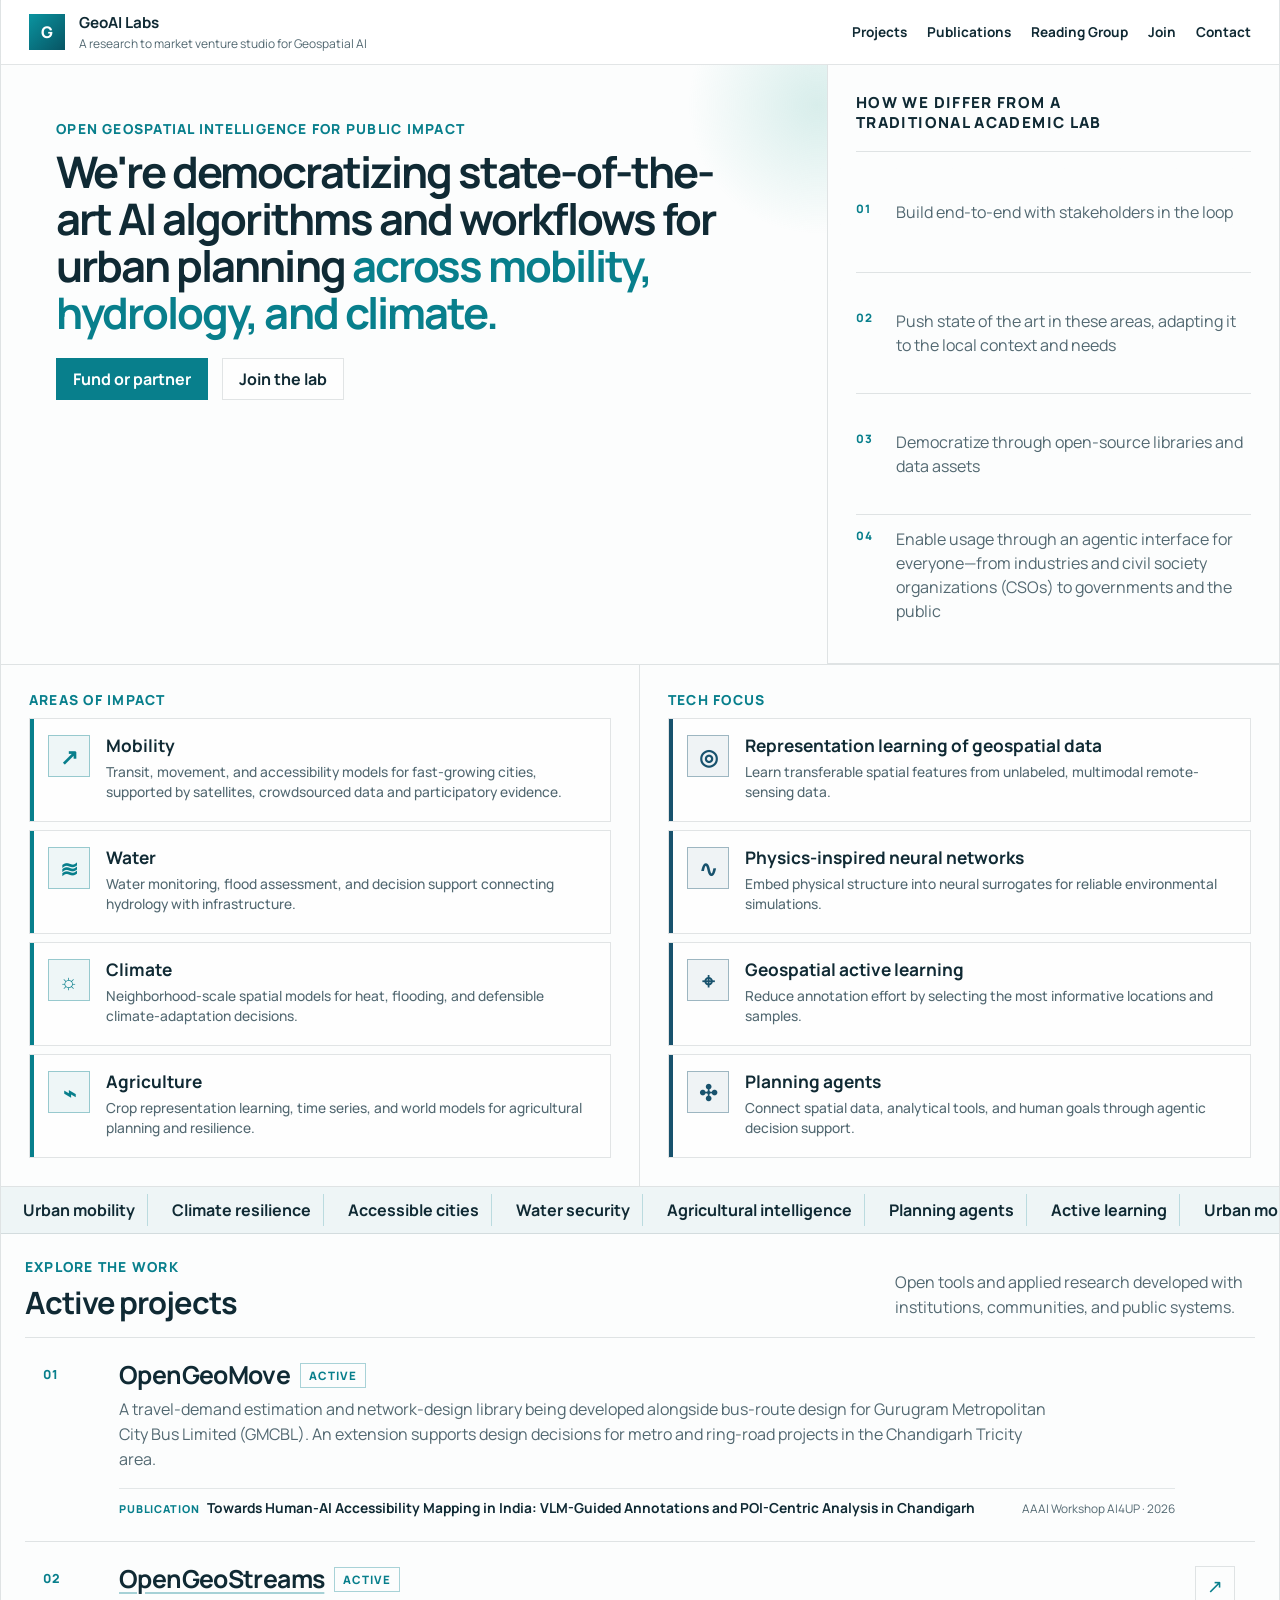
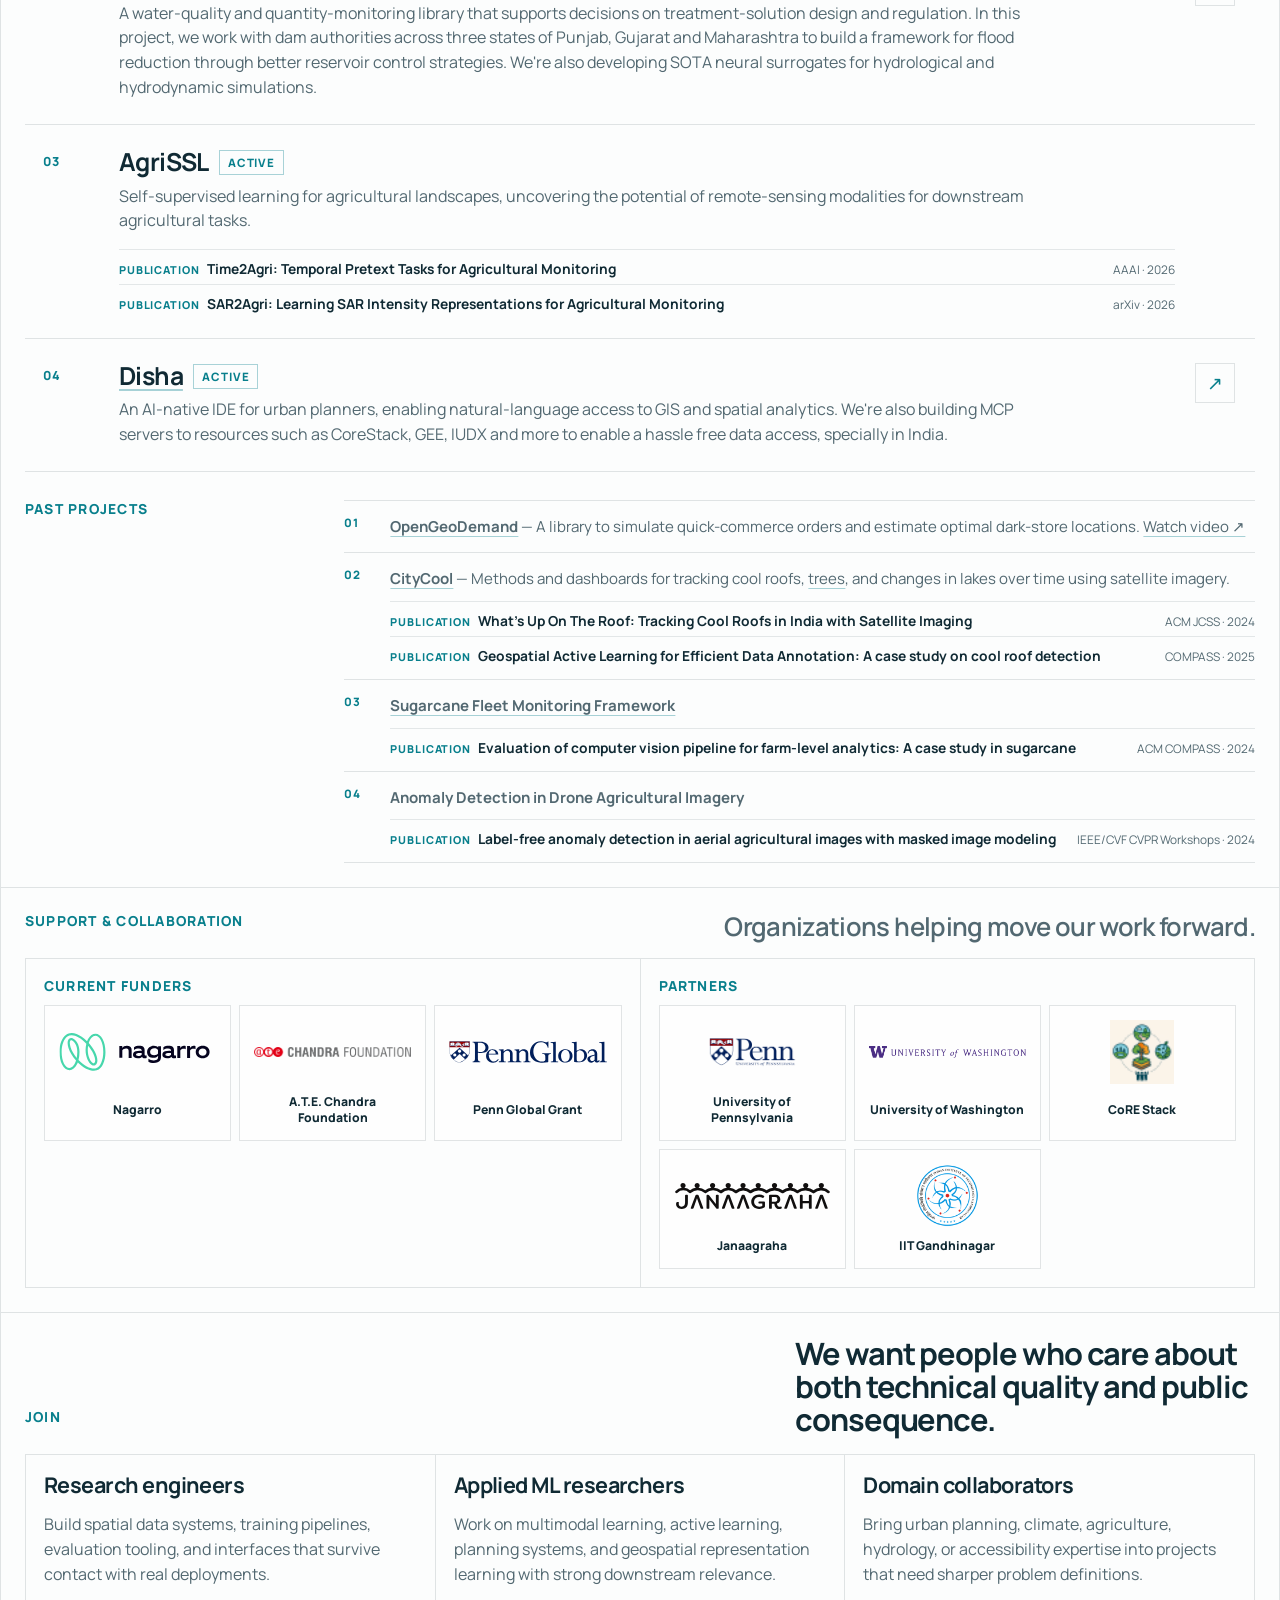
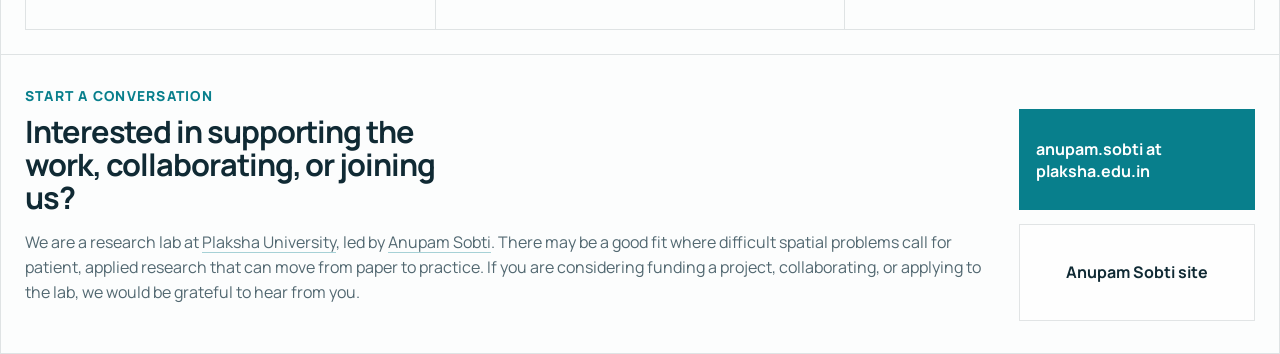
<file: index.html>
<!DOCTYPE html>
<html lang="en">
  <head>
    <meta charset="UTF-8" />
    <meta name="viewport" content="width=device-width, initial-scale=1.0" />
    <title>GeoAI Lab</title>
    <meta
      name="description"
      content="GeoAI Lab builds geospatial AI systems for climate resilience, accessibility, water security, agriculture, and urban mobility."
    />
    <link rel="preconnect" href="https://fonts.googleapis.com" />
    <link rel="preconnect" href="https://fonts.gstatic.com" crossorigin />
    <link
      href="https://fonts.googleapis.com/css2?family=Manrope:wght@400;500;600;700;800&family=Newsreader:opsz,wght@6..72,400;6..72,600;6..72,700&display=swap"
      rel="stylesheet"
    />
    <link rel="stylesheet" href="styles.css" />
  </head>
  <body>
    <div class="page-shell">
      <header class="site-header">
        <a class="brand" href="#top">
          <span class="brand-mark">G</span>
          <span class="brand-text">
            <strong>GeoAI Labs</strong>
            <span>A research to market venture studio for Geospatial AI</span>
          </span>
        </a>
        <nav class="site-nav">
          <a href="#demos">Projects</a>
          <a href="publications.html">Publications</a>
          <a href="https://opengeoai.in/reading-group/">Reading Group</a>
          <a href="#join">Join</a>
          <a href="#contact">Contact</a>
        </nav>
      </header>

      <main id="top">
        <section class="hero reveal">
          <div class="hero-copy">
            <p class="eyebrow">Open geospatial intelligence for public impact</p>
            <h1>
              We're democratizing state-of-the-art AI algorithms and workflows for urban planning
              <span>across mobility, hydrology, and climate.</span>
            </h1>
            <div class="hero-actions">
              <a class="button button-primary" href="#contact">Fund or partner</a>
              <a class="button button-secondary" href="#join">Join the lab</a>
            </div>
          </div>

          <aside class="hero-panel">
            <div class="signal-card">
              <p class="signal-label">How we differ from a traditional academic lab</p>
              <ul class="signal-list">
                <li>Build end-to-end with stakeholders in the loop</li>
                <li>Push state of the art in these areas, adapting it to the local context and needs</li>
                <li>Democratize through open-source libraries and data assets</li>
                <li>Enable usage through an agentic interface for everyone—from industries and civil society organizations (CSOs) to governments and the public</li>
              </ul>
            </div>
          </aside>
        </section>

        <section class="portfolio-band reveal" aria-label="Research portfolio">
          <article>
            <p class="eyebrow">Areas of impact</p>
            <ul class="portfolio-list impact-list">
              <li><span class="portfolio-icon" aria-hidden="true">↗</span><div><strong>Mobility</strong><p>Transit, movement, and accessibility models for fast-growing cities, supported by satellites, crowdsourced data and participatory evidence.</p></div></li>
              <li><span class="portfolio-icon" aria-hidden="true">≋</span><div><strong>Water</strong><p>Water monitoring, flood assessment, and decision support connecting hydrology with infrastructure.</p></div></li>
              <li><span class="portfolio-icon" aria-hidden="true">☼</span><div><strong>Climate</strong><p>Neighborhood-scale spatial models for heat, flooding, and defensible climate-adaptation decisions.</p></div></li>
              <li><span class="portfolio-icon" aria-hidden="true">⌁</span><div><strong>Agriculture</strong><p>Crop representation learning, time series, and world models for agricultural planning and resilience.</p></div></li>
            </ul>
          </article>
          <article>
            <p class="eyebrow">Tech Focus</p>
            <ul class="portfolio-list tech-list">
              <li><span class="portfolio-icon" aria-hidden="true">◎</span><div><strong>Representation learning of geospatial data</strong><p>Learn transferable spatial features from unlabeled, multimodal remote-sensing data.</p></div></li>
              <li><span class="portfolio-icon" aria-hidden="true">∿</span><div><strong>Physics-inspired neural networks</strong><p>Embed physical structure into neural surrogates for reliable environmental simulations.</p></div></li>
              <li><span class="portfolio-icon" aria-hidden="true">⌖</span><div><strong>Geospatial active learning</strong><p>Reduce annotation effort by selecting the most informative locations and samples.</p></div></li>
              <li><span class="portfolio-icon" aria-hidden="true">✣</span><div><strong>Planning agents</strong><p>Connect spatial data, analytical tools, and human goals through agentic decision support.</p></div></li>
            </ul>
          </article>
        </section>

        <section class="marquee reveal">
          <div class="marquee-track">
            <span>Urban mobility</span>
            <span>Climate resilience</span>
            <span>Accessible cities</span>
            <span>Water security</span>
            <span>Agricultural intelligence</span>
            <span>Planning agents</span>
            <span>Active learning</span>
            <span>Urban mobility</span>
            <span>Climate resilience</span>
            <span>Accessible cities</span>
            <span>Water security</span>
            <span>Agricultural intelligence</span>
            <span>Planning agents</span>
            <span>Active learning</span>
            <span>Geospatial NLP</span>
          </div>
        </section>

        <section class="section reveal" id="demos">
          <div class="section-heading">
            <div>
              <p class="eyebrow">Explore the work</p>
              <h2>Active projects</h2>
            </div>
            <p class="section-intro">Open tools and applied research developed with institutions, communities, and public systems.</p>
          </div>

          <ol class="project-list active-projects">
            <li class="project-row">
              <span class="project-number">01</span>
              <div class="project-copy">
                <div class="project-title-row">
                  <h3>OpenGeoMove</h3>
                  <span class="project-status">Active</span>
                </div>
                <p>A travel-demand estimation and network-design library being developed alongside bus-route design for Gurugram Metropolitan City Bus Limited (GMCBL). An extension supports design decisions for metro and ring-road projects in the Chandigarh Tricity area.</p>
                <ul class="publication-list" aria-label="Related publications">
                  <li><span>Publication</span><cite>Towards Human-AI Accessibility Mapping in India: VLM-Guided Annotations and POI-Centric Analysis in Chandigarh</cite><small>AAAI Workshop AI4UP · 2026</small></li>
                </ul>

              </div>
            </li>
            <li class="project-row">
              <span class="project-number">02</span>
              <div class="project-copy">
                <div class="project-title-row">
                  <h3><a href="streams/">OpenGeoStreams</a></h3>
                  <span class="project-status">Active</span>
                </div>
                <p>A water-quality and quantity-monitoring library that supports decisions on treatment-solution design and regulation. In this project, we work with dam authorities across three states of Punjab, Gujarat and Maharashtra to build a framework for flood reduction through better reservoir control strategies. We're also developing SOTA neural surrogates for hydrological and hydrodynamic simulations.</p>
              </div>
              <a class="project-link" href="streams/" aria-label="Explore OpenGeoStreams">↗</a>
            </li>
            <li class="project-row">
              <span class="project-number">03</span>
              <div class="project-copy">
                <div class="project-title-row">
                  <h3>AgriSSL</h3>
                  <span class="project-status">Active</span>
                </div>
                <p>Self-supervised learning for agricultural landscapes, uncovering the potential of remote-sensing modalities for downstream agricultural tasks.</p>
                <ul class="publication-list" aria-label="Related publications">
                  <li><span>Publication</span><cite>Time2Agri: Temporal Pretext Tasks for Agricultural Monitoring</cite><small>AAAI · 2026</small></li>
                  <li><span>Publication</span><cite>SAR2Agri: Learning SAR Intensity Representations for Agricultural Monitoring</cite><small>arXiv · 2026</small></li>
                </ul>
              </div>
            </li>
            <li class="project-row">
              <span class="project-number">04</span>
              <div class="project-copy">
                <div class="project-title-row">
                  <h3><a href="https://opengeoai.in/disha/" target="_blank" rel="noreferrer">Disha</a></h3>
                  <span class="project-status">Active</span>
                </div>
                <p>An AI-native IDE for urban planners, enabling natural-language access to GIS and spatial analytics. We're also building MCP servers to resources such as CoreStack, GEE, IUDX and more to enable a hassle free data access, specially in India.</p>
             </div>
              <a class="project-link" href="https://opengeoai.in/disha/" target="_blank" rel="noreferrer" aria-label="View Disha">↗</a>
            </li>
          </ol>

          <div class="past-projects">
            <p class="eyebrow">Past projects</p>
            <ol class="archive-list">
              <li><span>01</span><p><strong><a href="https://github.com/Geospatial-Computer-Vision-Group/opengeodemand" target="_blank" rel="noreferrer">OpenGeoDemand</a></strong> — A library to simulate quick-commerce orders and estimate optimal dark-store locations. <a href="https://www.youtube.com/watch?v=jRjepDiNeO8" target="_blank" rel="noreferrer">Watch video ↗</a></p></li>
              <li>
                <span>02</span>
                <div>
                  <p><strong><a href="coolroofs/">CityCool</a></strong> — Methods and dashboards for tracking cool roofs, <a href="trees/">trees</a>, and changes in lakes over time using satellite imagery.</p>
                  <ul class="publication-list compact" aria-label="Related publications">
                    <li><span>Publication</span><cite>What’s Up On The Roof: Tracking Cool Roofs in India with Satellite Imaging</cite><small>ACM JCSS · 2024</small></li>
                    <li><span>Publication</span><cite>Geospatial Active Learning for Efficient Data Annotation: A case study on cool roof detection</cite><small>COMPASS · 2025</small></li>
                  </ul>
                </div>
              </li>
              <li>
                <span>03</span>
                <div>
                  <p><strong><a href="https://github.com/SMURFTool/agri-informatics" target="_blank" rel="noreferrer">Sugarcane Fleet Monitoring Framework</a></strong></p>
                  <ul class="publication-list compact" aria-label="Related publications">
                    <li><span>Publication</span><cite>Evaluation of computer vision pipeline for farm-level analytics: A case study in sugarcane</cite><small>ACM COMPASS · 2024</small></li>
                  </ul>
                </div>
              </li>
              <li>
                <span>04</span>
                <div>
                  <p><strong>Anomaly Detection in Drone Agricultural Imagery</strong></p>
                  <ul class="publication-list compact" aria-label="Related publications">
                    <li><span>Publication</span><cite>Label-free anomaly detection in aerial agricultural images with masked image modeling</cite><small>IEEE/CVF CVPR Workshops · 2024</small></li>
                  </ul>
                </div>
              </li>
            </ol>
          </div>
        </section>

        <section class="section reveal">
          <div class="section-heading evidence-heading">
            <p class="eyebrow">Support &amp; collaboration</p>
            <h2>Organizations helping move our work forward.</h2>
          </div>

          <div class="evidence-grid">
            <article class="evidence-card">
              <p class="card-kicker">Current funders</p>
              <div class="logo-grid funder-logos">
                <a class="logo-card" href="https://www.nagarro.com/" target="_blank" rel="noreferrer">
                  <img src="images/nagarro.svg" alt="Nagarro" />
                  <span>Nagarro</span>
                </a>
                <a class="logo-card" href="https://www.atecf.org/" target="_blank" rel="noreferrer">
                  <img src="images/ate-chandra-foundation.webp" alt="A.T.E. Chandra Foundation" />
                  <span>A.T.E. Chandra Foundation</span>
                </a>
                <a class="logo-card" href="https://global.upenn.edu/grants/" target="_blank" rel="noreferrer">
                  <img src="images/penn-global.svg" alt="Penn Global" />
                  <span>Penn Global Grant</span>
                </a>
              </div>
            </article>
            <article class="evidence-card">
              <p class="card-kicker">Partners</p>
              <div class="logo-grid partner-logos">
                <a class="logo-card" href="https://www.upenn.edu/" target="_blank" rel="noreferrer">
                  <img src="images/upenn.png" alt="University of Pennsylvania" />
                  <span>University of Pennsylvania</span>
                </a>
                <a class="logo-card" href="https://www.washington.edu/" target="_blank" rel="noreferrer">
                  <img src="images/uw-seattle.png" alt="University of Washington" />
                  <span>University of Washington</span>
                </a>
                <a class="logo-card" href="https://core-stack.org/" target="_blank" rel="noreferrer">
                  <img src="images/corestack.png" alt="CoRE Stack" />
                  <span>CoRE Stack</span>
                </a>
                <a class="logo-card" href="https://www.janaagraha.org/" target="_blank" rel="noreferrer">
                  <img src="images/janaagraha.svg" alt="Janaagraha" />
                  <span>Janaagraha</span>
                </a>
                <a class="logo-card" href="https://iitgn.ac.in/" target="_blank" rel="noreferrer">
                  <img src="images/iit-gandhinagar.png" alt="IIT Gandhinagar" />
                  <span>IIT Gandhinagar</span>
                </a>
              </div>
            </article>
          </div>
        </section>

        <section class="section recruitment reveal" id="join">
          <div class="section-heading">
            <p class="eyebrow">Join</p>
            <h2>We want people who care about both technical quality and public consequence.</h2>
          </div>

          <div class="recruit-grid">
            <article class="recruit-card">
              <h3>Research engineers</h3>
              <p>
                Build spatial data systems, training pipelines, evaluation tooling, and
                interfaces that survive contact with real deployments.
              </p>
            </article>
            <article class="recruit-card">
              <h3>Applied ML researchers</h3>
              <p>
                Work on multimodal learning, active learning, planning systems, and
                geospatial representation learning with strong downstream relevance.
              </p>
            </article>
            <article class="recruit-card">
              <h3>Domain collaborators</h3>
              <p>
                Bring urban planning, climate, agriculture, hydrology, or accessibility
                expertise into projects that need sharper problem definitions.
              </p>
            </article>
          </div>
        </section>

        <section class="section contact reveal" id="contact">
          <div class="contact-panel">
            <div>
              <p class="eyebrow">Start A Conversation</p>
              <h2>Interested in supporting the work, collaborating, or joining us?</h2>
              <p>
                We are a research lab at
                <a href="https://plaksha.edu.in/" target="_blank" rel="noreferrer">Plaksha University</a>,
                led by
                <a href="https://anupamsobti.github.io/" target="_blank" rel="noreferrer">Anupam Sobti</a>.
                There may be a good fit where difficult spatial problems call for patient,
                applied research that can move from paper to practice. If you are considering
                funding a project, collaborating, or applying to the lab, we would be grateful
                to hear from you.
              </p>
            </div>
            <div class="contact-actions">
              <a class="button button-primary" href="mailto:anupam.sobti@plaksha.edu.in">anupam.sobti at plaksha.edu.in</a>
              <a class="button button-secondary" href="https://anupamsobti.github.io/" target="_blank" rel="noreferrer">Anupam Sobti site</a>
            </div>
          </div>
        </section>
      </main>
    </div>

    <script src="script.js"></script>
  </body>
</html>
</file>
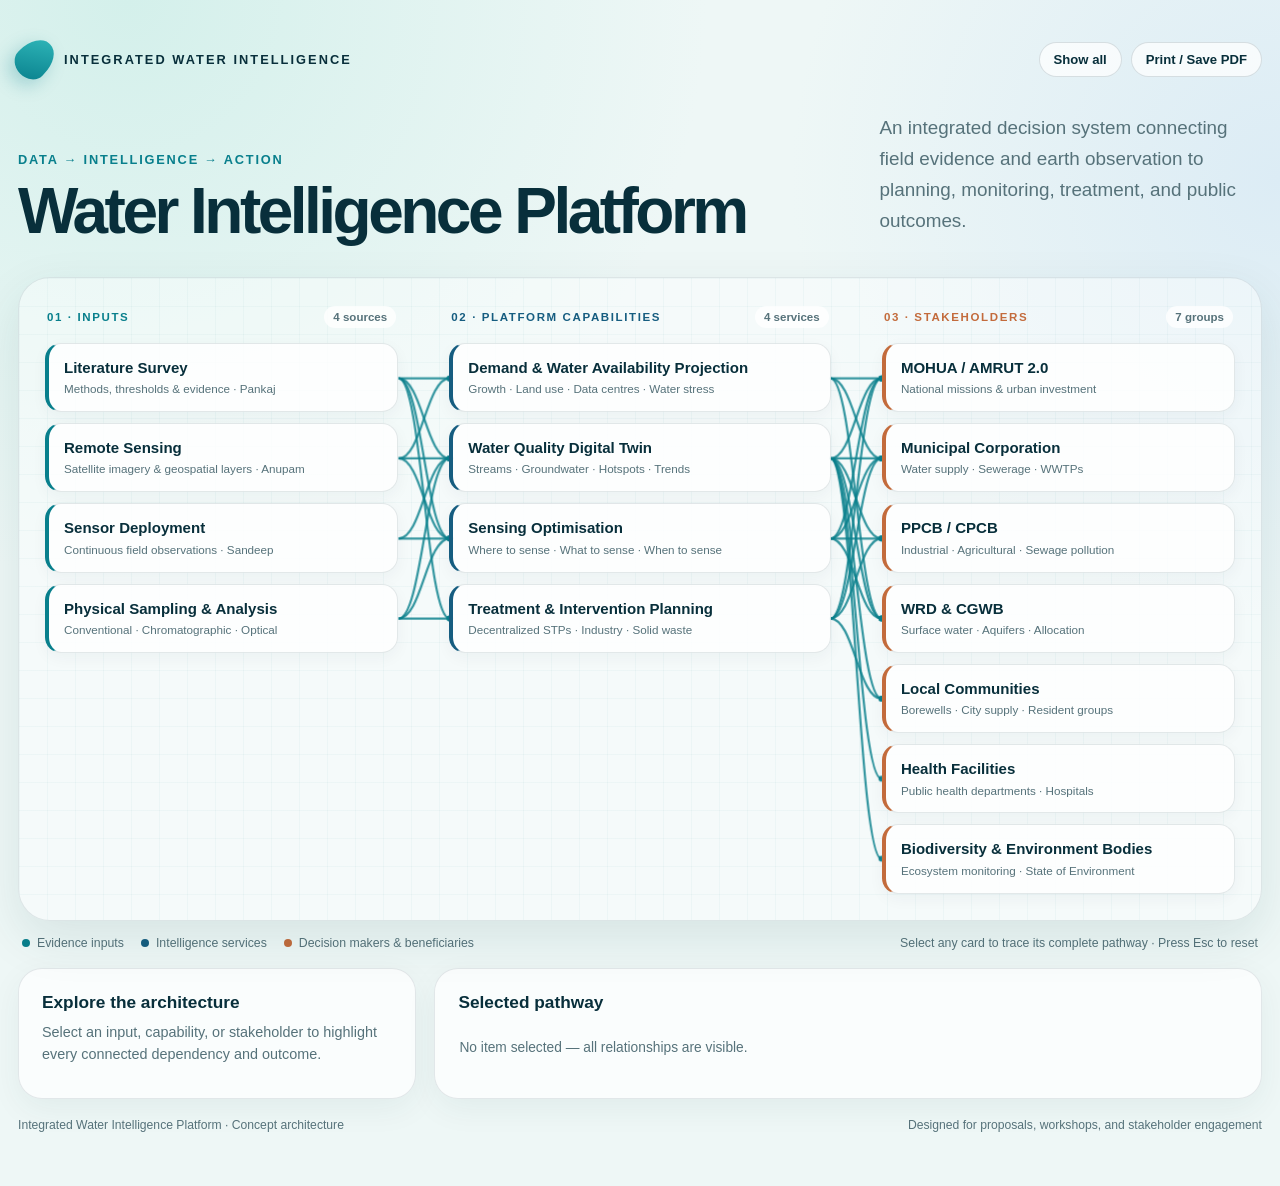
<file: streams/index.html>
<!doctype html>
<html lang="en">
<head>
  <meta charset="utf-8">
  <meta name="viewport" content="width=device-width,initial-scale=1">
  <meta name="description" content="Interactive architecture map for an integrated Water Intelligence Platform.">
  <title>Water Intelligence Platform — Interactive Architecture</title>
  <style>
    :root{--ink:#082f3b;--muted:#56727a;--bg:#eef7f6;--panel:rgba(255,255,255,.82);--line:#88aeb0;--source:#087f8c;--cap:#165d80;--stake:#c36b3c;--shadow:0 18px 50px rgba(11,64,72,.1);--radius:24px}
    *{box-sizing:border-box}html{scroll-behavior:smooth}body{margin:0;min-height:100vh;color:var(--ink);background:radial-gradient(circle at 10% 0%,#d4f0eb 0,transparent 35%),radial-gradient(circle at 100% 15%,#dcecf5 0,transparent 30%),var(--bg);font-family:Inter,ui-sans-serif,-apple-system,BlinkMacSystemFont,"Segoe UI",sans-serif}
    button{font:inherit}.shell{width:min(1480px,calc(100% - 36px));margin:auto;padding:38px 0 54px}.topbar{display:flex;align-items:center;justify-content:space-between;gap:20px;margin-bottom:28px}.brand{display:flex;align-items:center;gap:12px;font-size:.8rem;font-weight:800;letter-spacing:.16em;text-transform:uppercase}.drop{width:34px;height:42px;border-radius:55% 55% 58% 58% / 70% 70% 40% 40%;background:linear-gradient(145deg,#31b9bb,#087f8c);transform:rotate(45deg);box-shadow:0 8px 18px rgba(8,127,140,.28)}
    .actions{display:flex;gap:9px;align-items:center}.utility{border:1px solid rgba(8,47,59,.14);background:rgba(255,255,255,.72);color:var(--ink);border-radius:999px;padding:9px 14px;cursor:pointer;font-size:.82rem;font-weight:700}.utility:hover,.utility:focus-visible{background:#fff;outline:3px solid rgba(8,127,140,.18);outline-offset:2px}
    header{display:grid;grid-template-columns:minmax(0,1.5fr) minmax(280px,.7fr);gap:42px;align-items:end;margin:32px 0 36px}h1{font-size:clamp(2.25rem,5vw,5.3rem);line-height:.92;letter-spacing:-.055em;margin:0;max-width:900px}.lead{font-size:clamp(1rem,1.6vw,1.18rem);line-height:1.65;color:var(--muted);margin:0 0 4px}.eyebrow{color:var(--source);font-weight:800;font-size:.8rem;letter-spacing:.14em;text-transform:uppercase;margin-bottom:15px}
    .map{position:relative;isolation:isolate;display:grid;grid-template-columns:1fr 1.08fr 1fr;gap:clamp(24px,4vw,70px);padding:26px;border:1px solid rgba(8,47,59,.1);border-radius:32px;background:rgba(255,255,255,.42);box-shadow:var(--shadow);overflow:hidden}.map:before{content:"";position:absolute;inset:0;background-image:linear-gradient(rgba(8,127,140,.035) 1px,transparent 1px),linear-gradient(90deg,rgba(8,127,140,.035) 1px,transparent 1px);background-size:28px 28px;z-index:-2}.links{position:absolute;inset:0;width:100%;height:100%;z-index:-1;pointer-events:none}.col{min-width:0}.colhead{display:flex;align-items:center;justify-content:space-between;margin:2px 2px 15px}.kicker{font-size:.72rem;font-weight:850;letter-spacing:.14em;text-transform:uppercase}.count{font-size:.72rem;font-weight:800;color:var(--muted);background:rgba(255,255,255,.8);padding:5px 9px;border-radius:99px}.nodes{display:flex;flex-direction:column;gap:11px}
    .node{--accent:var(--source);width:100%;position:relative;text-align:left;border:1px solid rgba(8,47,59,.11);border-left:4px solid var(--accent);background:var(--panel);color:var(--ink);border-radius:16px;padding:14px 15px;cursor:pointer;box-shadow:0 5px 16px rgba(8,47,59,.045);transition:opacity .25s,transform .25s,box-shadow .25s,background .25s,border-color .25s}.node.cap{--accent:var(--cap)}.node.stake{--accent:var(--stake)}.node:hover{transform:translateY(-2px);box-shadow:0 11px 26px rgba(8,47,59,.11)}.node:focus-visible{outline:3px solid color-mix(in srgb,var(--accent) 35%,transparent);outline-offset:3px}.node strong{display:block;font-size:.94rem;line-height:1.3}.node small{display:block;color:var(--muted);font-size:.73rem;line-height:1.35;margin-top:4px}.node.active{color:white;background:var(--accent);border-color:var(--accent);transform:translateY(-2px) scale(1.015);box-shadow:0 14px 28px color-mix(in srgb,var(--accent) 26%,transparent)}.node.active small{color:rgba(255,255,255,.82)}.node.related{background:color-mix(in srgb,var(--accent) 11%,white);border-color:color-mix(in srgb,var(--accent) 45%,transparent);box-shadow:0 8px 22px color-mix(in srgb,var(--accent) 13%,transparent)}.node.dim{opacity:.24;filter:saturate(.4)}
    .legend{display:flex;gap:17px;flex-wrap:wrap;align-items:center;color:var(--muted);font-size:.77rem;margin-top:15px;padding:0 4px}.legend span{display:flex;align-items:center;gap:7px}.dot{width:8px;height:8px;border-radius:50%}.hint{margin-left:auto}.details{margin-top:18px;display:grid;grid-template-columns:minmax(260px,.65fr) minmax(0,1.35fr);gap:18px}.summary,.journey{border:1px solid rgba(8,47,59,.1);border-radius:var(--radius);background:rgba(255,255,255,.72);padding:23px;box-shadow:0 10px 32px rgba(11,64,72,.06)}.summary h2,.journey h2{margin:0 0 8px;font-size:1.08rem}.summary p{margin:0;color:var(--muted);line-height:1.55;font-size:.9rem}.journey-list{display:flex;align-items:center;gap:10px;min-height:54px;overflow-x:auto;padding:3px 1px}.pill{white-space:nowrap;padding:8px 11px;border-radius:999px;background:#edf6f5;border:1px solid rgba(8,47,59,.1);font-size:.76rem;font-weight:750}.arrow{color:#719095;font-weight:900}.empty{color:var(--muted);font-size:.86rem}
    footer{display:flex;justify-content:space-between;gap:24px;margin-top:19px;color:var(--muted);font-size:.76rem}.noscript{margin:20px auto;padding:15px;max-width:700px;background:#fff4dc;border:1px solid #e4c57e;border-radius:12px}
    @media(max-width:900px){header{grid-template-columns:1fr;gap:18px}.map{grid-template-columns:1fr;padding:20px}.links{display:none}.col{padding-bottom:8px}.col:not(:last-child){border-bottom:1px dashed rgba(8,47,59,.15)}.details{grid-template-columns:1fr}.hint{width:100%;margin-left:0}.node.dim{display:none}h1{line-height:1}}
    @media(max-width:560px){.shell{width:min(100% - 22px,1480px);padding-top:20px}.topbar{align-items:flex-start}.brand{font-size:.68rem}.drop{width:26px;height:32px}.actions{flex-direction:column;align-items:stretch}.utility{padding:7px 11px}.map{border-radius:22px;padding:15px}header{margin-top:24px}.details{margin-top:12px}.summary,.journey{padding:18px}footer{flex-direction:column;gap:5px}}
    @media(prefers-reduced-motion:reduce){*,*:before,*:after{scroll-behavior:auto!important;transition:none!important;animation:none!important}}
    @media print{body{background:#fff}.shell{width:100%;padding:10px}.topbar .actions,.legend,.details,footer{display:none}.map{box-shadow:none;background:#fff}.links{opacity:.55}.node{break-inside:avoid;box-shadow:none}}
  </style>
</head>
<body>
  <noscript><div class="noscript">This map needs JavaScript for interactive dependency highlighting, but all architecture items remain visible below.</div></noscript>
  <main class="shell">
    <div class="topbar"><div class="brand"><span class="drop" aria-hidden="true"></span><span>Integrated Water Intelligence</span></div><div class="actions"><button class="utility" id="reset" type="button">Show all</button><button class="utility" id="print" type="button">Print / Save PDF</button></div></div>
    <header><div><div class="eyebrow">Data → Intelligence → Action</div><h1>Water Intelligence Platform</h1></div><p class="lead">An integrated decision system connecting field evidence and earth observation to planning, monitoring, treatment, and public outcomes.</p></header>
    <section class="map" id="map" aria-label="Interactive architecture map">
      <canvas class="links" id="links" aria-hidden="true"></canvas>
      <div class="col"><div class="colhead"><span class="kicker" style="color:var(--source)">01 · Inputs</span><span class="count">4 sources</span></div><div class="nodes" id="sources"></div></div>
      <div class="col"><div class="colhead"><span class="kicker" style="color:var(--cap)">02 · Platform capabilities</span><span class="count">4 services</span></div><div class="nodes" id="capabilities"></div></div>
      <div class="col"><div class="colhead"><span class="kicker" style="color:var(--stake)">03 · Stakeholders</span><span class="count">7 groups</span></div><div class="nodes" id="stakeholders"></div></div>
    </section>
    <div class="legend"><span><i class="dot" style="background:var(--source)"></i>Evidence inputs</span><span><i class="dot" style="background:var(--cap)"></i>Intelligence services</span><span><i class="dot" style="background:var(--stake)"></i>Decision makers & beneficiaries</span><span class="hint">Select any card to trace its complete pathway · Press Esc to reset</span></div>
    <section class="details" aria-live="polite"><article class="summary"><h2 id="detail-title">Explore the architecture</h2><p id="detail-text">Select an input, capability, or stakeholder to highlight every connected dependency and outcome.</p></article><article class="journey"><h2>Selected pathway</h2><div class="journey-list" id="journey"><span class="empty">No item selected — all relationships are visible.</span></div></article></section>
    <footer><span>Integrated Water Intelligence Platform · Concept architecture</span><span>Designed for proposals, workshops, and stakeholder engagement</span></footer>
  </main>
  <script>
    const data={
      sources:[
        {id:'literature',title:'Literature Survey',sub:'Methods, thresholds & evidence · Pankaj',desc:'Synthesizes existing research, regulatory standards, analytical methods, pollutant pathways, and treatment strategies.'},
        {id:'remote',title:'Remote Sensing',sub:'Satellite imagery & geospatial layers · Anupam',desc:'Reveals land-use change, water extent, thermal patterns, catchment conditions, and remotely sensed water-quality proxies.'},
        {id:'sensors',title:'Sensor Deployment',sub:'Continuous field observations · Sandeep',desc:'Provides continuous, high-frequency measurements from streams, treatment plants, distribution systems, and groundwater.'},
        {id:'sampling',title:'Physical Sampling & Analysis',sub:'Conventional · Chromatographic · Optical',desc:'Delivers ground truth, pollutant chemistry, laboratory validation, and calibration data for models and sensors.'}
      ],
      capabilities:[
        {id:'demand',title:'Demand & Water Availability Projection',sub:'Growth · Land use · Data centres · Water stress',desc:'Forecasts future demand and availability to support resilient infrastructure, allocation, and investment decisions.'},
        {id:'digital',title:'Water Quality Digital Twin',sub:'Streams · Groundwater · Hotspots · Trends',desc:'Combines observations and models into living maps of surface water, groundwater, contamination hotspots, and change over time.'},
        {id:'optimisation',title:'Sensing Optimisation',sub:'Where to sense · What to sense · When to sense',desc:'Identifies the most valuable locations, sensor types, and sampling frequencies for maximum coverage and cost efficiency.'},
        {id:'treatment',title:'Treatment & Intervention Planning',sub:'Decentralized STPs · Industry · Solid waste',desc:'Prioritizes treatment infrastructure, pollution control, remediation, and targeted interventions based on measured risk.'}
      ],
      stakeholders:[
        {id:'mohua',title:'MOHUA / AMRUT 2.0',sub:'National missions & urban investment',desc:'Uses integrated evidence for policy, mission monitoring, investment prioritization, and urban water-security planning.'},
        {id:'municipal',title:'Municipal Corporation',sub:'Water supply · Sewerage · WWTPs',desc:'Uses operational intelligence for drinking-water safety, sewer networks, treatment-plant health, and service planning.'},
        {id:'pollution',title:'PPCB / CPCB',sub:'Industrial · Agricultural · Sewage pollution',desc:'Uses compliance evidence, hotspot detection, and optimized monitoring for pollution regulation and enforcement.'},
        {id:'water',title:'WRD & CGWB',sub:'Surface water · Aquifers · Allocation',desc:'Uses demand, availability, and quality intelligence for resource allocation, aquifer management, and long-term security.'},
        {id:'communities',title:'Local Communities',sub:'Borewells · City supply · Resident groups',desc:'Benefit from accessible water-quality information, contamination alerts, transparent decisions, and safer local supplies.'},
        {id:'health',title:'Health Facilities',sub:'Public health departments · Hospitals',desc:'Use exposure intelligence and alerts to connect water-quality risks with surveillance, prevention, and health response.'},
        {id:'biodiversity',title:'Biodiversity & Environment Bodies',sub:'Ecosystem monitoring · State of Environment',desc:'Use water-quality trends and stress indicators to evaluate habitat health, biodiversity risk, and environmental outcomes.'}
      ]
    };
    const links=[
      ['literature','demand'],['literature','digital'],['literature','optimisation'],['literature','treatment'],
      ['remote','demand'],['remote','digital'],['remote','optimisation'],['sensors','digital'],['sensors','optimisation'],
      ['sampling','digital'],['sampling','optimisation'],['sampling','treatment'],
      ['demand','mohua'],['demand','municipal'],['demand','water'],
      ['digital','mohua'],['digital','municipal'],['digital','pollution'],['digital','water'],['digital','communities'],['digital','health'],['digital','biodiversity'],
      ['optimisation','mohua'],['optimisation','municipal'],['optimisation','pollution'],['optimisation','water'],
      ['treatment','mohua'],['treatment','municipal'],['treatment','pollution'],['treatment','communities']
    ];
    const all=[...data.sources,...data.capabilities,...data.stakeholders], byId=Object.fromEntries(all.map(x=>[x.id,x]));
    const groups={sources:data.sources.map(x=>x.id),capabilities:data.capabilities.map(x=>x.id),stakeholders:data.stakeholders.map(x=>x.id)};
    let selected=null, raf;
    function renderGroup(key,cls){document.getElementById(key).innerHTML=data[key].map(n=>`<button type="button" class="node ${cls}" data-id="${n.id}" aria-pressed="false"><strong>${n.title}</strong><small>${n.sub}</small></button>`).join('')}
    renderGroup('sources','source');renderGroup('capabilities','cap');renderGroup('stakeholders','stake');
    const canvas=document.getElementById('links'),map=document.getElementById('map'),ctx=canvas.getContext('2d');
    function connectedSet(id){
      const seen=new Set([id]);let changed=true;
      while(changed){changed=false;for(const [a,b] of links){if(seen.has(a)||seen.has(b)){if(!seen.has(a)){seen.add(a);changed=true}if(!seen.has(b)){seen.add(b);changed=true}}}}
      return seen;
    }
    function directSet(id){const s=new Set([id]);links.forEach(([a,b])=>{if(a===id)s.add(b);if(b===id)s.add(a)});return s}
    function draw(){
      const rect=map.getBoundingClientRect(),dpr=Math.min(devicePixelRatio||1,2);canvas.width=rect.width*dpr;canvas.height=rect.height*dpr;ctx.setTransform(dpr,0,0,dpr,0,0);ctx.clearRect(0,0,rect.width,rect.height);
      if(innerWidth<=900)return;const direct=selected?directSet(selected):null,network=selected?connectedSet(selected):null;
      links.forEach(([a,b])=>{const A=document.querySelector(`[data-id="${a}"]`).getBoundingClientRect(),B=document.querySelector(`[data-id="${b}"]`).getBoundingClientRect();const x1=A.right-rect.left,y1=A.top+A.height/2-rect.top,x2=B.left-rect.left,y2=B.top+B.height/2-rect.top;const hot=!selected||(direct.has(a)&&direct.has(b));const within=!selected||(network.has(a)&&network.has(b));ctx.beginPath();ctx.moveTo(x1,y1);const bend=(x2-x1)*.46;ctx.bezierCurveTo(x1+bend,y1,x2-bend,y2,x2,y2);ctx.strokeStyle=hot?'rgba(8,127,140,.82)':within?'rgba(8,127,140,.18)':'rgba(90,125,128,.06)';ctx.lineWidth=hot?2.2:1;ctx.setLineDash(hot?[]:[3,5]);ctx.stroke();ctx.setLineDash([]);if(hot){ctx.beginPath();ctx.arc(x2,y2,3,0,Math.PI*2);ctx.fillStyle='rgba(8,127,140,.9)';ctx.fill()}});
    }
    function pathway(id){
      const src=[],cap=[],stake=[];const net=connectedSet(id);groups.sources.forEach(x=>net.has(x)&&src.push(x));groups.capabilities.forEach(x=>net.has(x)&&cap.push(x));groups.stakeholders.forEach(x=>net.has(x)&&stake.push(x));return {src,cap,stake};
    }
    function select(id){
      selected=id;const net=connectedSet(id),direct=directSet(id);document.querySelectorAll('.node').forEach(el=>{const x=el.dataset.id;el.classList.toggle('active',x===id);el.classList.toggle('related',x!==id&&net.has(x));el.classList.toggle('dim',!net.has(x));el.setAttribute('aria-pressed',x===id)});const n=byId[id];document.getElementById('detail-title').textContent=n.title;document.getElementById('detail-text').textContent=n.desc;const p=pathway(id),parts=[];if(p.src.length)parts.push(p.src.map(x=>`<span class="pill">${byId[x].title}</span>`).join(''));if(p.cap.length)parts.push(p.cap.map(x=>`<span class="pill">${byId[x].title}</span>`).join(''));if(p.stake.length)parts.push(p.stake.map(x=>`<span class="pill">${byId[x].title}</span>`).join(''));document.getElementById('journey').innerHTML=parts.join('<span class="arrow">→</span>');draw();
    }
    function reset(){selected=null;document.querySelectorAll('.node').forEach(el=>{el.classList.remove('active','related','dim');el.setAttribute('aria-pressed','false')});document.getElementById('detail-title').textContent='Explore the architecture';document.getElementById('detail-text').textContent='Select an input, capability, or stakeholder to highlight every connected dependency and outcome.';document.getElementById('journey').innerHTML='<span class="empty">No item selected — all relationships are visible.</span>';draw()}
    document.querySelectorAll('.node').forEach(el=>el.addEventListener('click',()=>selected===el.dataset.id?reset():select(el.dataset.id)));
    document.getElementById('reset').addEventListener('click',reset);document.getElementById('print').addEventListener('click',()=>window.print());document.addEventListener('keydown',e=>{if(e.key==='Escape')reset()});
    new ResizeObserver(()=>{cancelAnimationFrame(raf);raf=requestAnimationFrame(draw)}).observe(map);window.addEventListener('load',draw);
  </script>
</body>
</html>
</file>
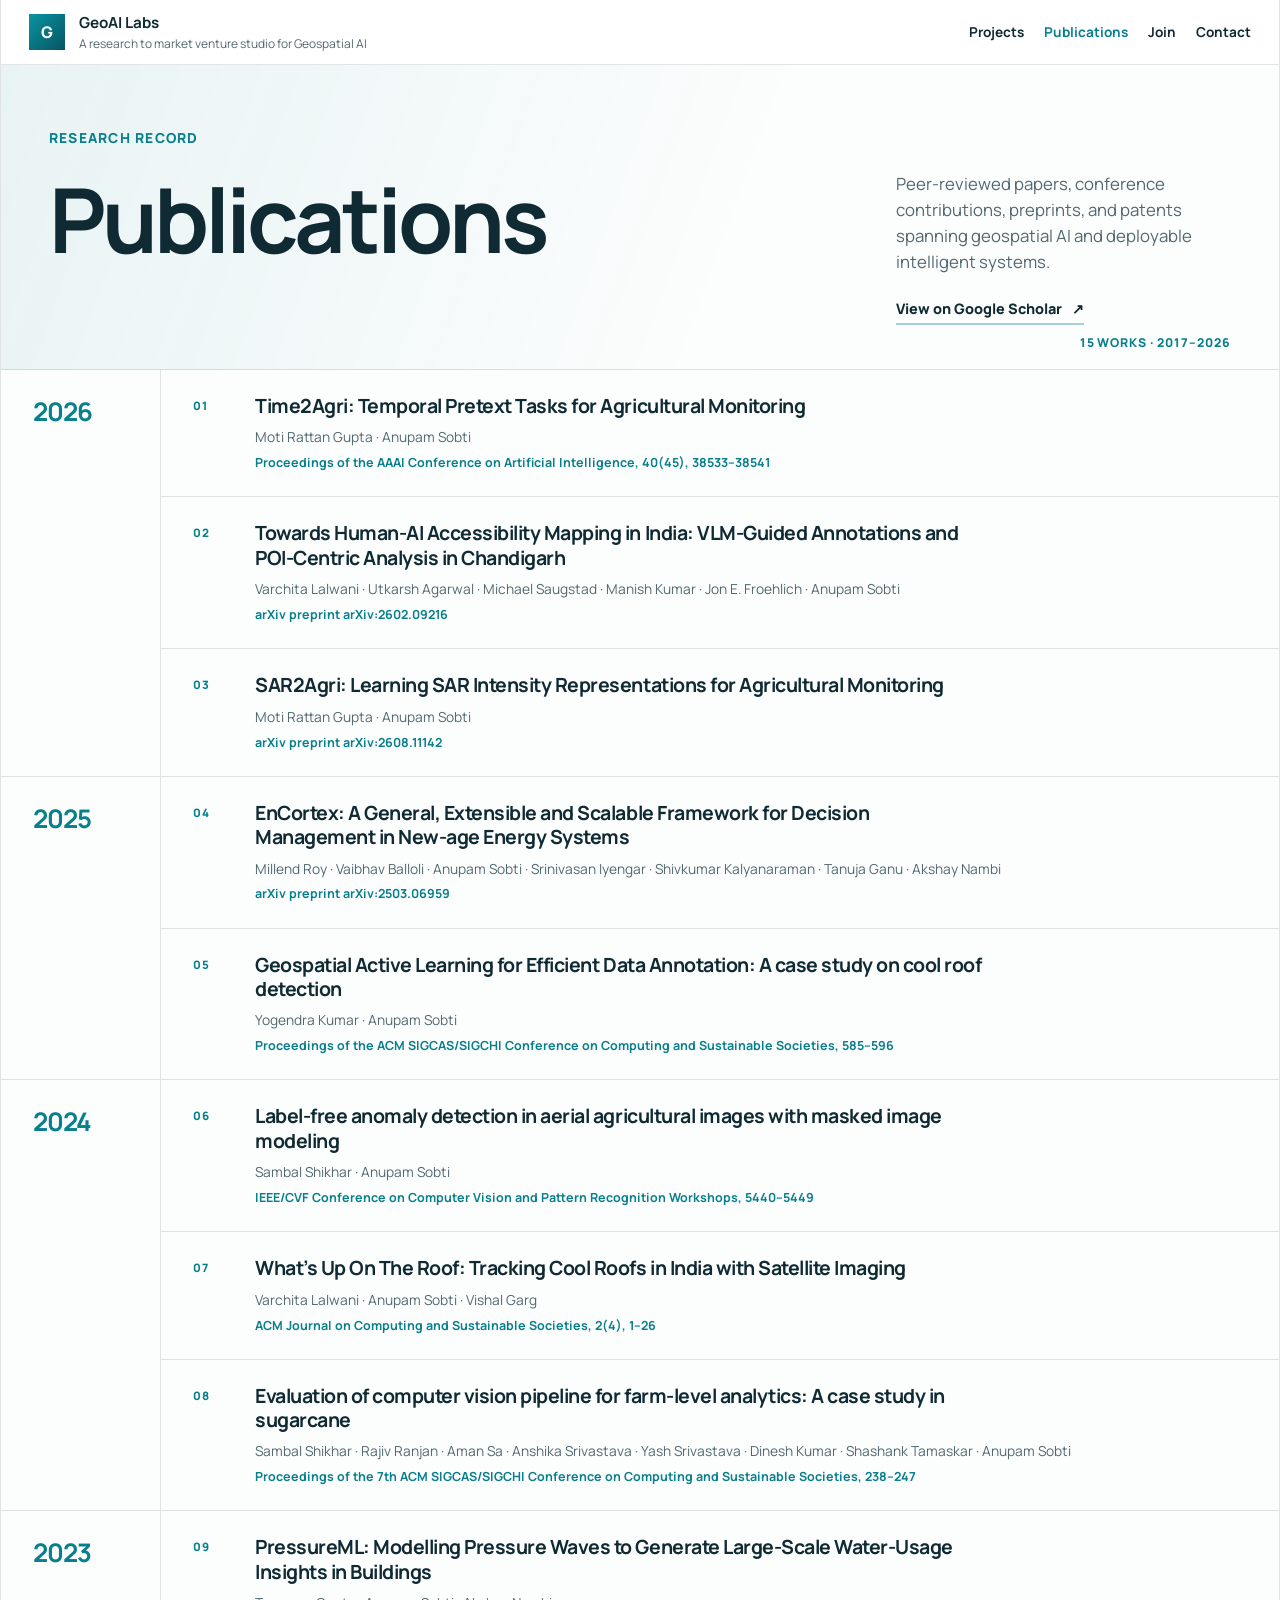
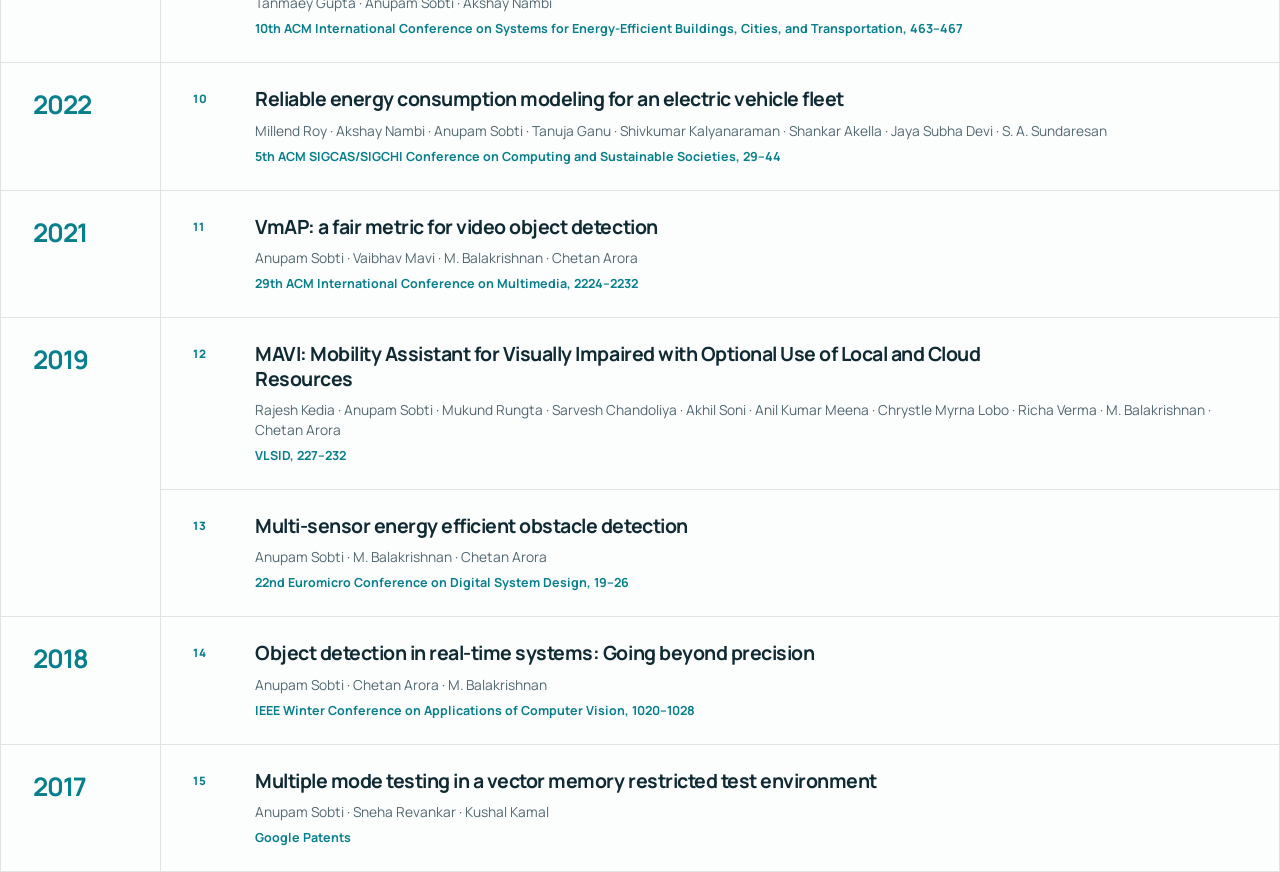
<file: publications.html>
<!DOCTYPE html>
<html lang="en">
  <head>
    <meta charset="UTF-8" />
    <meta name="viewport" content="width=device-width, initial-scale=1.0" />
    <title>Publications · GeoAI Labs</title>
    <meta name="description" content="Research publications from GeoAI Labs across mobility, water, climate, agriculture, accessibility, and applied AI." />
    <link rel="preconnect" href="https://fonts.googleapis.com" />
    <link rel="preconnect" href="https://fonts.gstatic.com" crossorigin />
    <link href="https://fonts.googleapis.com/css2?family=Manrope:wght@400;500;600;700;800&display=swap" rel="stylesheet" />
    <link rel="stylesheet" href="styles.css" />
  </head>
  <body class="publications-page">
    <div class="page-shell publications-shell">
      <header class="site-header">
        <a class="brand" href="index.html">
          <span class="brand-mark">G</span>
          <span class="brand-text"><strong>GeoAI Labs</strong><span>A research to market venture studio for Geospatial AI</span></span>
        </a>
        <nav class="site-nav" aria-label="Primary navigation">
          <a href="index.html#demos">Projects</a>
          <a href="publications.html" aria-current="page">Publications</a>
          <a href="index.html#join">Join</a>
          <a href="index.html#contact">Contact</a>
        </nav>
      </header>

      <main id="top" class="publications-main">
        <header class="publications-intro">
          <p class="eyebrow">Research record</p>
          <h1>Publications</h1>
          <p>Peer-reviewed papers, conference contributions, preprints, and patents spanning geospatial AI and deployable intelligent systems.</p>
          <a class="scholar-link" href="https://scholar.google.com/citations?hl=en&amp;user=UgRH8pcAAAAJ&amp;view_op=list_works&amp;sortby=pubdate" target="_blank" rel="noreferrer">
            View on Google Scholar <span aria-hidden="true">↗</span>
          </a>
          <span class="publication-count">15 works · 2017–2026</span>
        </header>

        <section class="publication-year" aria-labelledby="year-2026">
          <h2 id="year-2026">2026</h2>
          <ol class="bibliography">
            <li><span class="pub-index">01</span><div><h3>Time2Agri: Temporal Pretext Tasks for Agricultural Monitoring</h3><p>Moti Rattan Gupta · Anupam Sobti</p><small>Proceedings of the AAAI Conference on Artificial Intelligence, 40(45), 38533–38541</small></div></li>
            <li><span class="pub-index">02</span><div><h3>Towards Human-AI Accessibility Mapping in India: VLM-Guided Annotations and POI-Centric Analysis in Chandigarh</h3><p>Varchita Lalwani · Utkarsh Agarwal · Michael Saugstad · Manish Kumar · Jon E. Froehlich · Anupam Sobti</p><small>arXiv preprint arXiv:2602.09216</small></div></li>
            <li><span class="pub-index">03</span><div><h3>SAR2Agri: Learning SAR Intensity Representations for Agricultural Monitoring</h3><p>Moti Rattan Gupta · Anupam Sobti</p><small>arXiv preprint arXiv:2608.11142</small></div></li>
          </ol>
        </section>

        <section class="publication-year" aria-labelledby="year-2025">
          <h2 id="year-2025">2025</h2>
          <ol class="bibliography">
            <li><span class="pub-index">04</span><div><h3>EnCortex: A General, Extensible and Scalable Framework for Decision Management in New-age Energy Systems</h3><p>Millend Roy · Vaibhav Balloli · Anupam Sobti · Srinivasan Iyengar · Shivkumar Kalyanaraman · Tanuja Ganu · Akshay Nambi</p><small>arXiv preprint arXiv:2503.06959</small></div></li>
            <li><span class="pub-index">05</span><div><h3>Geospatial Active Learning for Efficient Data Annotation: A case study on cool roof detection</h3><p>Yogendra Kumar · Anupam Sobti</p><small>Proceedings of the ACM SIGCAS/SIGCHI Conference on Computing and Sustainable Societies, 585–596</small></div></li>
          </ol>
        </section>

        <section class="publication-year" aria-labelledby="year-2024">
          <h2 id="year-2024">2024</h2>
          <ol class="bibliography">
            <li><span class="pub-index">06</span><div><h3>Label-free anomaly detection in aerial agricultural images with masked image modeling</h3><p>Sambal Shikhar · Anupam Sobti</p><small>IEEE/CVF Conference on Computer Vision and Pattern Recognition Workshops, 5440–5449</small></div></li>
            <li><span class="pub-index">07</span><div><h3>What’s Up On The Roof: Tracking Cool Roofs in India with Satellite Imaging</h3><p>Varchita Lalwani · Anupam Sobti · Vishal Garg</p><small>ACM Journal on Computing and Sustainable Societies, 2(4), 1–26</small></div></li>
            <li><span class="pub-index">08</span><div><h3>Evaluation of computer vision pipeline for farm-level analytics: A case study in sugarcane</h3><p>Sambal Shikhar · Rajiv Ranjan · Aman Sa · Anshika Srivastava · Yash Srivastava · Dinesh Kumar · Shashank Tamaskar · Anupam Sobti</p><small>Proceedings of the 7th ACM SIGCAS/SIGCHI Conference on Computing and Sustainable Societies, 238–247</small></div></li>
          </ol>
        </section>

        <section class="publication-year" aria-labelledby="year-2023">
          <h2 id="year-2023">2023</h2>
          <ol class="bibliography">
            <li><span class="pub-index">09</span><div><h3>PressureML: Modelling Pressure Waves to Generate Large-Scale Water-Usage Insights in Buildings</h3><p>Tanmaey Gupta · Anupam Sobti · Akshay Nambi</p><small>10th ACM International Conference on Systems for Energy-Efficient Buildings, Cities, and Transportation, 463–467</small></div></li>
          </ol>
        </section>

        <section class="publication-year" aria-labelledby="year-2022">
          <h2 id="year-2022">2022</h2>
          <ol class="bibliography">
            <li><span class="pub-index">10</span><div><h3>Reliable energy consumption modeling for an electric vehicle fleet</h3><p>Millend Roy · Akshay Nambi · Anupam Sobti · Tanuja Ganu · Shivkumar Kalyanaraman · Shankar Akella · Jaya Subha Devi · S. A. Sundaresan</p><small>5th ACM SIGCAS/SIGCHI Conference on Computing and Sustainable Societies, 29–44</small></div></li>
          </ol>
        </section>

        <section class="publication-year" aria-labelledby="year-2021">
          <h2 id="year-2021">2021</h2>
          <ol class="bibliography">
            <li><span class="pub-index">11</span><div><h3>VmAP: a fair metric for video object detection</h3><p>Anupam Sobti · Vaibhav Mavi · M. Balakrishnan · Chetan Arora</p><small>29th ACM International Conference on Multimedia, 2224–2232</small></div></li>
          </ol>
        </section>

        <section class="publication-year" aria-labelledby="year-2019">
          <h2 id="year-2019">2019</h2>
          <ol class="bibliography">
            <li><span class="pub-index">12</span><div><h3>MAVI: Mobility Assistant for Visually Impaired with Optional Use of Local and Cloud Resources</h3><p>Rajesh Kedia · Anupam Sobti · Mukund Rungta · Sarvesh Chandoliya · Akhil Soni · Anil Kumar Meena · Chrystle Myrna Lobo · Richa Verma · M. Balakrishnan · Chetan Arora</p><small>VLSID, 227–232</small></div></li>
            <li><span class="pub-index">13</span><div><h3>Multi-sensor energy efficient obstacle detection</h3><p>Anupam Sobti · M. Balakrishnan · Chetan Arora</p><small>22nd Euromicro Conference on Digital System Design, 19–26</small></div></li>
          </ol>
        </section>

        <section class="publication-year" aria-labelledby="year-2018">
          <h2 id="year-2018">2018</h2>
          <ol class="bibliography">
            <li><span class="pub-index">14</span><div><h3>Object detection in real-time systems: Going beyond precision</h3><p>Anupam Sobti · Chetan Arora · M. Balakrishnan</p><small>IEEE Winter Conference on Applications of Computer Vision, 1020–1028</small></div></li>
          </ol>
        </section>

        <section class="publication-year" aria-labelledby="year-2017">
          <h2 id="year-2017">2017</h2>
          <ol class="bibliography">
            <li><span class="pub-index">15</span><div><h3>Multiple mode testing in a vector memory restricted test environment</h3><p>Anupam Sobti · Sneha Revankar · Kushal Kamal</p><small>Google Patents</small></div></li>
          </ol>
        </section>
      </main>
    </div>
    <script src="script.js"></script>
  </body>
</html>
</file>
<file: styles.css>
:root {
  --bg: #edf3f5;
  --bg-strong: #dbe6e9;
  --surface: rgba(255, 255, 255, 0.88);
  --surface-strong: #ffffff;
  --ink: #102a34;
  --muted: #526871;
  --line: rgba(16, 42, 52, 0.12);
  --brand: #087f8c;
  --brand-2: #f05d3a;
  --brand-3: #7bc7be;
  --shadow: 0 12px 34px rgba(20, 52, 62, 0.08);
  --radius-xl: 20px;
  --radius-lg: 14px;
  --radius-md: 10px;
  --max-width: 1440px;
}

* {
  box-sizing: border-box;
}

html {
  scroll-behavior: smooth;
}

body {
  margin: 0;
  min-height: 100vh;
  color: var(--ink);
  background:
    radial-gradient(circle at 8% 0%, rgba(8, 127, 140, 0.12), transparent 28%),
    radial-gradient(circle at 92% 8%, rgba(240, 93, 58, 0.08), transparent 20%),
    linear-gradient(180deg, #f7fafb 0%, var(--bg) 100%);
  font-family: "Manrope", "Avenir Next", "Segoe UI", sans-serif;
}

body::before {
  content: "";
  position: fixed;
  inset: 0;
  pointer-events: none;
  background-image:
    linear-gradient(rgba(19, 33, 30, 0.045) 1px, transparent 1px),
    linear-gradient(90deg, rgba(19, 33, 30, 0.045) 1px, transparent 1px);
  background-size: 56px 56px;
  mask-image: linear-gradient(180deg, rgba(0, 0, 0, 0.22), transparent 75%);
}

.page-shell {
  width: min(calc(100% - 40px), var(--max-width));
  margin: 0 auto;
  padding: 12px 0 36px;
}

.site-header {
  position: sticky;
  top: 10px;
  z-index: 10;
  display: flex;
  justify-content: space-between;
  align-items: center;
  gap: 24px;
  padding: 9px 12px;
  margin-bottom: 12px;
  border: 1px solid var(--line);
  border-radius: 999px;
  background: rgba(255, 255, 255, 0.86);
  backdrop-filter: blur(14px);
  box-shadow: 0 8px 24px rgba(16, 42, 52, 0.08);
}

.brand {
  display: inline-flex;
  align-items: center;
  gap: 14px;
  color: inherit;
  text-decoration: none;
}

.brand-mark {
  display: grid;
  place-items: center;
  width: 36px;
  height: 36px;
  border-radius: 10px;
  background: linear-gradient(135deg, #0a94a0, #075463);
  color: #ffffff;
  font-weight: 800;
}

.brand-text {
  display: flex;
  flex-direction: column;
  gap: 2px;
  font-size: 0.75rem;
  color: var(--muted);
}

.brand-text strong {
  color: var(--ink);
  font-size: 0.95rem;
}

.site-nav {
  display: flex;
  flex-wrap: wrap;
  gap: 20px;
}

.site-nav a {
  color: var(--ink);
  text-decoration: none;
  font-size: 0.85rem;
  font-weight: 700;
}

.hero,
.section,
.marquee {
  margin-bottom: 12px;
}

.hero {
  display: grid;
  grid-template-columns: minmax(0, 1.65fr) minmax(360px, 0.9fr);
  gap: 12px;
}

.hero-copy,
.hero-panel,
.section,
.contact-panel {
  border: 1px solid var(--line);
  border-radius: var(--radius-xl);
  background: var(--surface);
  box-shadow: var(--shadow);
  backdrop-filter: blur(10px);
}

.hero-copy {
  padding: clamp(32px, 4.3vw, 64px);
  position: relative;
  overflow: hidden;
}

.hero-copy::after {
  content: "";
  position: absolute;
  width: 260px;
  height: 260px;
  right: -120px;
  top: -90px;
  border-radius: 50%;
  background: radial-gradient(circle, rgba(123, 199, 190, 0.28), transparent 70%);
}

.eyebrow,
.card-kicker,
.panel-kicker,
.signal-label {
  margin: 0 0 10px;
  text-transform: uppercase;
  letter-spacing: 0.09em;
  font-size: 0.86rem;
  font-weight: 900;
  line-height: 1.3;
  color: var(--brand);
}

h1,
h2,
h3 {
  margin: 0;
  line-height: 1.08;
  font-family: "Manrope", "Avenir Next", "Segoe UI", sans-serif;
  font-weight: 700;
}

h1 {
  max-width: 24ch;
  font-size: clamp(2.15rem, 3.4vw, 3.55rem);
  letter-spacing: -0.045em;
}

h1 span {
  color: var(--brand);
}

h2 {
  max-width: 23ch;
  font-size: clamp(1.65rem, 2.4vw, 2.35rem);
  letter-spacing: -0.035em;
}

h3 {
  font-size: 1.35rem;
  letter-spacing: -0.025em;
  margin-bottom: 10px;
}

p {
  line-height: 1.55;
  color: var(--muted);
}

.hero-text {
  max-width: 58ch;
  margin: 24px 0 0;
  font-size: 1.08rem;
}

.founder-note {
  max-width: 54ch;
  margin: 24px 0 0;
  color: var(--ink);
  font-weight: 600;
}

.hero-actions,
.contact-actions {
  display: flex;
  flex-wrap: wrap;
  gap: 14px;
  margin-top: 22px;
}

.button {
  display: inline-flex;
  align-items: center;
  justify-content: center;
  min-height: 42px;
  padding: 0 16px;
  border-radius: 999px;
  border: 1px solid transparent;
  font-weight: 700;
  text-decoration: none;
  transition: transform 180ms ease, border-color 180ms ease, background-color 180ms ease;
}

.button:hover {
  transform: translateY(-1px);
}

.button-primary {
  background: var(--ink);
  background: var(--brand);
  color: #ffffff;
}

.button-secondary {
  border-color: var(--line);
  color: var(--ink);
  background: rgba(255, 255, 255, 0.55);
}

.hero-panel {
  display: grid;
  gap: 10px;
  padding: 12px;
}

.signal-card,
.signal-grid article,
.focus-card,
.panel,
.evidence-card,
.recruit-card {
  border: 1px solid var(--line);
  border-radius: var(--radius-lg);
  background: var(--surface-strong);
}

.signal-card {
  padding: 18px;
}

.signal-list,
.detail-list {
  margin: 0;
  padding-left: 20px;
  color: var(--muted);
  line-height: 1.5;
}

.signal-list {
  display: grid;
  gap: 8px;
}

.signal-list li::marker {
  color: var(--brand);
}

.signal-grid {
  display: grid;
  grid-template-columns: repeat(3, 1fr);
  gap: 8px;
}

.signal-grid article {
  padding: 14px;
}

.signal-grid span {
  display: block;
  margin-bottom: 6px;
  color: var(--muted);
  font-size: 0.85rem;
}

.signal-grid strong {
  display: block;
  margin-bottom: 8px;
  font-size: 1.08rem;
}

.marquee {
  overflow: hidden;
  border-radius: 999px;
  border: 1px solid var(--line);
  background: rgba(255, 255, 255, 0.78);
}

.marquee-track {
  display: flex;
  width: max-content;
  gap: 12px;
  padding: 7px 10px;
  animation: drift 24s linear infinite;
}

.marquee-track span {
  padding: 7px 11px;
  border-radius: 999px;
  background: rgba(8, 127, 140, 0.08);
  color: var(--ink);
  font-weight: 700;
  white-space: nowrap;
}

.section {
  padding: 24px;
}

.section-heading {
  display: flex;
  justify-content: space-between;
  align-items: end;
  gap: 20px;
  margin-bottom: 18px;
}

.section-heading.narrow h2 {
  max-width: 14ch;
}

.section-intro {
  max-width: 36ch;
  margin: 0;
}

.demo-grid {
  display: grid;
  grid-template-columns: repeat(2, 1fr);
  gap: 10px;
}

.demo-card {
  position: relative;
  display: grid;
  grid-template-columns: auto 1fr auto;
  align-items: center;
  gap: 18px;
  min-height: 140px;
  padding: 18px;
  overflow: hidden;
  border: 1px solid var(--line);
  border-radius: var(--radius-lg);
  color: var(--ink);
  text-decoration: none;
  background: var(--surface-strong);
  transition: transform 180ms ease, box-shadow 180ms ease, border-color 180ms ease;
}

.demo-card::after {
  content: "";
  position: absolute;
  width: 180px;
  height: 180px;
  right: -72px;
  bottom: -96px;
  border-radius: 50%;
  background: currentColor;
  opacity: 0.07;
}

.demo-card:hover,
.demo-card:focus-visible {
  z-index: 1;
  transform: translateY(-3px);
  border-color: currentColor;
  box-shadow: 0 20px 42px rgba(27, 34, 28, 0.13);
}

.demo-card:focus-visible {
  outline: 3px solid rgba(13, 108, 99, 0.22);
  outline-offset: 3px;
}

.demo-icon {
  display: grid;
  place-items: center;
  width: 58px;
  height: 58px;
  border-radius: 14px;
  background: rgba(255, 255, 255, 0.62);
  box-shadow: inset 0 0 0 1px rgba(19, 33, 30, 0.08);
}

.demo-icon svg {
  width: 38px;
  height: 38px;
  fill: none;
  stroke: currentColor;
  stroke-width: 3;
  stroke-linecap: round;
  stroke-linejoin: round;
}

.demo-copy {
  display: grid;
  gap: 7px;
}

.demo-copy strong {
  font-family: "Manrope", "Avenir Next", "Segoe UI", sans-serif;
  font-size: 1.35rem;
  letter-spacing: -0.025em;
  line-height: 1;
}

.demo-copy > span:last-child {
  max-width: 34ch;
  color: var(--muted);
  font-size: 0.92rem;
  line-height: 1.5;
}

.demo-label {
  color: currentColor;
  font-size: 0.82rem;
  font-weight: 900;
  letter-spacing: 0.09em;
  line-height: 1.3;
  text-transform: uppercase;
}

.demo-arrow {
  align-self: start;
  font-size: 1.35rem;
  transition: transform 180ms ease;
}

.demo-card:hover .demo-arrow,
.demo-card:focus-visible .demo-arrow {
  transform: translate(3px, -3px);
}

.demo-trees {
  color: #477a3e;
  background: linear-gradient(135deg, rgba(60, 154, 111, 0.13), #fff 68%);
}

.demo-roofs {
  color: #b4532d;
  background: linear-gradient(135deg, rgba(240, 93, 58, 0.12), #fff 68%);
}

.demo-walk {
  color: #77569b;
  background: linear-gradient(135deg, rgba(113, 91, 164, 0.11), #fff 68%);
}

.demo-water {
  color: #26789a;
  background: linear-gradient(135deg, rgba(28, 129, 168, 0.11), #fff 68%);
}

.project-list,
.archive-list {
  margin: 0;
  padding: 0;
  list-style: none;
}

.project-list {
  border-top: 1px solid var(--line);
}

.project-row {
  position: relative;
  display: grid;
  grid-template-columns: 56px minmax(0, 1fr) 42px;
  gap: 20px;
  align-items: start;
  padding: 24px 18px;
  border-bottom: 1px solid var(--line);
  transition: background-color 180ms ease, box-shadow 180ms ease;
}

.project-row:hover {
  z-index: 1;
  background: #eef7f7;
  box-shadow: inset 5px 0 0 var(--brand);
}

.project-number {
  padding-top: 4px;
  color: var(--brand);
  font-size: 0.78rem;
  font-weight: 900;
  letter-spacing: 0.1em;
}

.project-title-row {
  display: flex;
  align-items: center;
  flex-wrap: wrap;
  gap: 10px;
  margin-bottom: 8px;
}

.project-title-row h3 {
  margin: 0;
  font-size: 1.55rem;
}

.project-title-row a,
.archive-list a {
  color: inherit;
  text-decoration-color: rgba(8, 127, 140, 0.35);
  text-underline-offset: 4px;
}

.project-title-row a:hover,
.archive-list a:hover {
  color: var(--brand);
  text-decoration-color: currentColor;
}

.project-status {
  padding: 4px 8px;
  border: 1px solid rgba(8, 127, 140, 0.34);
  color: var(--brand);
  font-size: 0.72rem;
  font-weight: 900;
  letter-spacing: 0.08em;
  text-transform: uppercase;
}

.project-copy p {
  max-width: 94ch;
  margin: 0;
  font-size: 1rem;
}

.publication-list {
  display: grid;
  gap: 6px;
  margin: 16px 0 0;
  padding: 0;
  list-style: none;
}

.publication-list li {
  display: grid;
  grid-template-columns: 76px minmax(0, 1fr) auto;
  gap: 12px;
  align-items: baseline;
  padding-top: 9px;
  border-top: 1px solid rgba(16, 42, 52, 0.1);
}

.publication-list li > span {
  color: var(--brand);
  font-size: 0.68rem;
  font-weight: 900;
  letter-spacing: 0.08em;
  text-transform: uppercase;
}

.publication-list cite {
  color: var(--ink);
  font-size: 0.86rem;
  font-style: normal;
  font-weight: 700;
  line-height: 1.4;
}

.publication-list small {
  color: var(--muted);
  font-size: 0.74rem;
  white-space: nowrap;
}

.publication-list.compact {
  margin-top: 10px;
}

.project-link {
  display: grid;
  place-items: center;
  width: 40px;
  height: 40px;
  border: 1px solid var(--line);
  color: var(--brand);
  font-size: 1.2rem;
  text-decoration: none;
  transition: color 180ms ease, background-color 180ms ease, border-color 180ms ease;
}

.project-link:hover,
.project-link:focus-visible {
  border-color: var(--brand);
  color: #fff;
  background: var(--brand);
}

.past-projects {
  display: grid;
  grid-template-columns: minmax(180px, 0.32fr) 1fr;
  gap: 28px;
  padding-top: 28px;
}

.archive-list {
  border-top: 1px solid var(--line);
}

.archive-list > li {
  display: grid;
  grid-template-columns: 34px 1fr;
  gap: 12px;
  padding: 14px 0;
  border-bottom: 1px solid var(--line);
}

.archive-list > li > span {
  color: var(--brand);
  font-size: 0.72rem;
  font-weight: 900;
  letter-spacing: 0.08em;
}

.archive-list p {
  margin: 0;
  font-size: 0.94rem;
}

.focus-grid {
  display: grid;
  grid-template-columns: repeat(6, 1fr);
  gap: 10px;
}

.focus-card {
  min-height: 225px;
  padding: 18px;
}

.focus-card.mobility {
  grid-column: span 2;
  background: linear-gradient(180deg, rgba(208, 109, 54, 0.09), #fffaf1);
}

.focus-card.climate {
  grid-column: span 1;
  background: linear-gradient(180deg, rgba(13, 108, 99, 0.13), #fffaf1);
}

.focus-card.access {
  grid-column: span 1;
  background: linear-gradient(180deg, rgba(159, 207, 154, 0.18), #fffaf1);
}

.focus-card.water {
  grid-column: span 1;
  background: linear-gradient(180deg, rgba(45, 123, 177, 0.14), #fffaf1);
}

.focus-card.agri {
  grid-column: span 1;
  background: linear-gradient(180deg, rgba(105, 149, 45, 0.16), #fffaf1);
}

.split-grid,
.evidence-grid,
.recruit-grid {
  display: grid;
  gap: 10px;
}

.split-grid {
  grid-template-columns: repeat(2, 1fr);
}

.panel {
  padding: 18px;
}

.evidence-grid {
  grid-template-columns: repeat(2, 1fr);
}

.evidence-heading h2 {
  max-width: 34ch;
  color: var(--muted);
  font-size: clamp(1.4rem, 2vw, 1.85rem);
  font-weight: 600;
  letter-spacing: -0.025em;
}

.evidence-card {
  padding: 18px;
}

.evidence-card.accent {
  background: linear-gradient(135deg, rgba(13, 108, 99, 0.12), rgba(159, 207, 154, 0.28));
}

.logo-grid {
  display: grid;
  grid-template-columns: repeat(auto-fit, minmax(145px, 1fr));
  gap: 8px;
}

.logo-card {
  display: grid;
  grid-template-rows: 64px auto;
  place-items: center;
  gap: 10px;
  min-height: 116px;
  padding: 14px;
  border: 1px solid var(--line);
  color: var(--ink);
  background: rgba(255, 255, 255, 0.58);
  text-align: center;
  text-decoration: none;
  transition: transform 180ms ease, border-color 180ms ease, background-color 180ms ease, box-shadow 180ms ease;
}

.logo-card:hover,
.logo-card:focus-visible {
  transform: translateY(-2px);
  border-color: rgba(8, 127, 140, 0.5);
  background: #ffffff;
  box-shadow: 0 10px 24px rgba(16, 42, 52, 0.1);
}

.logo-card img {
  display: block;
  max-width: 100%;
  width: auto;
  height: 64px;
  object-fit: contain;
}

.logo-card span {
  font-size: 0.76rem;
  font-weight: 800;
  line-height: 1.3;
}

.pill-row {
  display: flex;
  flex-wrap: wrap;
  gap: 10px;
}

.pill-row span,
.pill-row a {
  padding: 10px 12px;
  border-radius: 999px;
  background: rgba(19, 33, 30, 0.06);
  color: var(--ink);
  font-size: 0.92rem;
  font-weight: 700;
}

.pill-row a {
  text-decoration: none;
}

.pill-row a:hover,
.pill-row a:focus-visible {
  color: #ffffff;
  background: var(--brand);
}

.metric-stack {
  display: grid;
  gap: 16px;
}

.metric-stack strong {
  display: inline-block;
  margin-bottom: 6px;
}

.recruit-grid {
  grid-template-columns: repeat(3, 1fr);
}

.recruit-card {
  padding: 18px;
  min-height: 175px;
}

.contact-panel {
  display: flex;
  justify-content: space-between;
  gap: 24px;
  padding: 24px;
}

.contact-panel p a {
  color: inherit;
  text-decoration-color: rgba(8, 127, 140, 0.35);
  text-underline-offset: 4px;
}

.contact-panel p a:hover {
  color: var(--brand);
  text-decoration-color: currentColor;
}

.contact-actions .button {
  width: 236px;
  max-width: 100%;
}

.reveal {
  opacity: 0;
  transform: translateY(18px);
  transition: opacity 700ms ease, transform 700ms ease;
}

.reveal.is-visible {
  opacity: 1;
  transform: translateY(0);
}

@keyframes drift {
  from {
    transform: translateX(0);
  }
  to {
    transform: translateX(-33%);
  }
}

@media (max-width: 1024px) {
  .hero,
  .split-grid,
  .evidence-grid,
  .recruit-grid,
  .contact-panel {
    grid-template-columns: 1fr;
  }

  .hero {
    grid-template-columns: 1fr;
  }

  .focus-grid {
    grid-template-columns: repeat(2, 1fr);
  }

  .demo-grid {
    grid-template-columns: 1fr;
  }

  .focus-card.mobility,
  .focus-card.climate,
  .focus-card.access,
  .focus-card.water,
  .focus-card.agri {
    grid-column: span 1;
  }

  .signal-grid {
    grid-template-columns: 1fr;
  }

  .contact-panel {
    display: grid;
  }
}

@media (max-width: 720px) {
  .page-shell {
    width: min(calc(100% - 20px), var(--max-width));
    padding-top: 12px;
  }

  .site-header {
    position: static;
    border-radius: 18px;
    padding: 10px;
  }

  .site-nav {
    justify-content: flex-end;
    gap: 8px 12px;
  }

  .site-nav a {
    font-size: 0.78rem;
  }

  .brand-text > span {
    display: none;
  }

  .hero-copy,
  .section,
  .hero-panel,
  .contact-panel {
    padding: 22px;
  }

  .focus-grid,
  .recruit-grid,
  .demo-grid {
    grid-template-columns: 1fr;
  }

  .demo-card {
    grid-template-columns: auto 1fr;
    min-height: 150px;
    padding: 20px;
  }

  .demo-arrow {
    position: absolute;
    top: 18px;
    right: 20px;
  }

  h1 {
    font-size: 2.05rem;
    line-height: 1.08;
  }

  h2 {
    font-size: 2.2rem;
  }

  .section-heading {
    align-items: start;
    flex-direction: column;
  }

  .project-row {
    grid-template-columns: 32px minmax(0, 1fr);
    gap: 12px;
    padding: 20px 0;
  }

  .project-link {
    grid-column: 2;
  }

  .publication-list li {
    grid-template-columns: 1fr;
    gap: 3px;
  }

  .past-projects {
    grid-template-columns: 1fr;
    gap: 8px;
  }
}

/* Publications index */
.publications-main {
  min-height: 100vh;
}

.publications-intro {
  position: relative;
  display: grid;
  grid-template-columns: minmax(0, 1fr) minmax(260px, 0.42fr);
  gap: 24px 48px;
  padding: 64px 48px 44px;
  border-bottom: 1px solid var(--line);
  background: linear-gradient(110deg, rgba(8, 127, 140, 0.08), transparent 58%);
}

.publications-intro .eyebrow {
  grid-column: 1 / -1;
  margin: 0;
}

.publications-intro h1 {
  max-width: none;
  font-size: clamp(3.2rem, 7vw, 6rem);
}

.publications-intro > p:not(.eyebrow) {
  align-self: end;
  max-width: 48ch;
  margin: 0;
  font-size: 1.05rem;
}

.scholar-link {
  grid-column: 2;
  justify-self: start;
  display: inline-flex;
  align-items: center;
  gap: 10px;
  padding-bottom: 5px;
  border-bottom: 2px solid rgba(8, 127, 140, 0.35);
  color: var(--ink);
  font-size: 0.9rem;
  font-weight: 800;
  text-decoration: none;
  transition: color 180ms ease, border-color 180ms ease, gap 180ms ease;
}

.scholar-link:hover,
.scholar-link:focus-visible {
  gap: 14px;
  border-color: var(--brand);
  color: var(--brand);
}

.publication-count {
  position: absolute;
  right: 48px;
  bottom: 18px;
  color: var(--brand);
  font-size: 0.76rem;
  font-weight: 900;
  letter-spacing: 0.08em;
  text-transform: uppercase;
}

.publication-year {
  display: grid;
  grid-template-columns: 160px 1fr;
  border-bottom: 1px solid var(--line);
}

.publication-year > h2 {
  max-width: none;
  padding: 28px 32px;
  border-right: 1px solid var(--line);
  color: var(--brand);
  font-size: 1.6rem;
}

.bibliography {
  margin: 0;
  padding: 0;
  list-style: none;
}

.bibliography li {
  display: grid;
  grid-template-columns: 44px minmax(0, 1fr);
  gap: 18px;
  padding: 24px 32px;
  border-bottom: 1px solid var(--line);
  transition: background-color 180ms ease, box-shadow 180ms ease;
}

.bibliography li:last-child {
  border-bottom: 0;
}

.bibliography li:hover {
  background: #eef7f7;
  box-shadow: inset 5px 0 0 var(--brand);
}

.pub-index {
  padding-top: 4px;
  color: var(--brand);
  font-size: 0.72rem;
  font-weight: 900;
  letter-spacing: 0.08em;
}

.bibliography h3 {
  max-width: 56ch;
  margin: 0 0 9px;
  font-size: 1.22rem;
  line-height: 1.25;
}

.bibliography p {
  margin: 0 0 7px;
  color: var(--muted);
  font-size: 0.86rem;
  line-height: 1.45;
}

.bibliography small {
  display: block;
  color: var(--brand);
  font-size: 0.78rem;
  font-weight: 700;
  line-height: 1.45;
}

.publications-page .site-nav a[aria-current="page"] {
  color: var(--brand);
}

@media (max-width: 720px) {
  .publications-intro {
    grid-template-columns: 1fr;
    gap: 14px;
    padding: 40px 20px 48px;
  }

  .publications-intro h1 {
    font-size: 3rem;
  }

  .scholar-link {
    grid-column: 1;
  }

  .publication-count {
    right: auto;
    left: 20px;
    bottom: 18px;
  }

  .publication-year {
    grid-template-columns: 1fr;
  }

  .publication-year > h2 {
    padding: 20px;
    border-right: 0;
    border-bottom: 1px solid var(--line);
  }

  .bibliography li {
    grid-template-columns: 30px minmax(0, 1fr);
    gap: 10px;
    padding: 20px;
  }
}

@media (prefers-reduced-motion: reduce) {
  html {
    scroll-behavior: auto;
  }

  .reveal,
  .marquee-track,
  .button {
    animation: none !important;
    transition: none !important;
  }

  .reveal {
    opacity: 1;
    transform: none;
  }
}

/* Continuous canvas: structure through rules and rhythm, not floating cards. */
body {
  background: #f6f9fa;
}

body::before {
  opacity: 0.45;
}

.page-shell {
  width: min(100%, var(--max-width));
  padding: 0;
  background: rgba(255, 255, 255, 0.74);
  border-inline: 1px solid var(--line);
}

.site-header {
  top: 0;
  margin: 0;
  padding: 12px 28px;
  border: 0;
  border-bottom: 1px solid var(--line);
  border-radius: 0;
  background: rgba(255, 255, 255, 0.94);
  box-shadow: none;
}

.brand-mark,
.button,
.marquee,
.marquee-track span,
.hero-copy,
.hero-panel,
.section,
.contact-panel,
.signal-card,
.signal-grid article,
.demo-card,
.demo-icon,
.focus-card,
.panel,
.evidence-card,
.recruit-card,
.pill-row span,
.pill-row a {
  border-radius: 0;
}

.hero,
.section,
.marquee {
  margin: 0;
}

.hero {
  gap: 0;
  border-bottom: 1px solid var(--line);
}

.hero-copy,
.hero-panel,
.section,
.contact-panel {
  border: 0;
  background: transparent;
  box-shadow: none;
  backdrop-filter: none;
}

.hero-copy {
  border-right: 1px solid var(--line);
}

.hero-panel {
  padding: 0;
}

.signal-card {
  display: grid;
  grid-template-rows: auto 1fr;
  padding: 28px;
  border: 0;
  border-bottom: 1px solid var(--line);
  background: transparent;
}

.signal-card .signal-label {
  max-width: 32ch;
  margin-bottom: 18px;
  color: var(--ink);
  font-size: 0.95rem;
  font-weight: 900;
  line-height: 1.3;
  letter-spacing: 0.09em;
}

.signal-card .signal-list {
  counter-reset: difference;
  grid-template-rows: repeat(4, minmax(0, 1fr));
  gap: 0;
  padding: 0;
  list-style: none;
}

.signal-card .signal-list li {
  counter-increment: difference;
  display: grid;
  grid-template-columns: 30px 1fr;
  align-content: center;
  gap: 10px;
  padding: 12px 0;
  border-top: 1px solid var(--line);
}

.signal-card .signal-list li::before {
  content: "0" counter(difference);
  color: var(--brand);
  font-size: 0.72rem;
  font-weight: 800;
  letter-spacing: 0.08em;
}

.signal-grid {
  gap: 0;
}

.signal-grid article {
  padding: 20px;
  border: 0;
  border-right: 1px solid var(--line);
  background: transparent;
}

.signal-grid article:last-child {
  border-right: 0;
}

.marquee {
  border: 0;
  border-bottom: 1px solid var(--line);
  background: #eef5f6;
}

.marquee-track span {
  padding: 5px 12px;
  background: transparent;
  border-right: 1px solid rgba(8, 127, 140, 0.22);
}

.portfolio-band {
  display: grid;
  grid-template-columns: 1fr 1fr;
  border-bottom: 1px solid var(--line);
}

.portfolio-band article {
  --panel-accent: var(--brand);
  padding: 26px 28px 28px;
}

.portfolio-band article:first-child {
  border-right: 1px solid var(--line);
}

.portfolio-band article:last-child {
  --panel-accent: #18526d;
}

.portfolio-list {
  display: grid;
  grid-template-columns: 1fr;
  gap: 8px;
  margin: 0;
  padding: 0;
  list-style: none;
}

.portfolio-list li {
  position: relative;
  display: grid;
  grid-template-columns: 44px 1fr;
  align-items: center;
  gap: 14px;
  min-height: 72px;
  padding: 12px 18px;
  overflow: hidden;
  border: 1px solid var(--line);
  color: var(--ink);
  background: rgba(255, 255, 255, 0.62);
  font-size: 1.02rem;
  font-weight: 800;
  line-height: 1.25;
  transition: transform 180ms ease, color 180ms ease, background-color 180ms ease, border-color 180ms ease, box-shadow 180ms ease;
}

.portfolio-list li::before {
  content: "";
  position: absolute;
  inset: 0 auto 0 0;
  width: 4px;
  background: var(--panel-accent);
  transition: width 180ms ease;
}

.portfolio-list li:hover {
  z-index: 1;
  transform: translateX(4px);
  border-color: var(--panel-accent);
  color: #ffffff;
  background: var(--panel-accent);
  box-shadow: 0 12px 28px rgba(16, 42, 52, 0.16);
}

.portfolio-list li:hover::before {
  width: 9px;
}

.portfolio-icon {
  display: grid;
  place-items: center;
  width: 42px;
  height: 42px;
  border: 1px solid color-mix(in srgb, var(--panel-accent) 38%, transparent);
  color: var(--panel-accent);
  background: color-mix(in srgb, var(--panel-accent) 7%, white);
  font-size: 1.35rem;
  font-weight: 700;
  transition: color 180ms ease, background-color 180ms ease, border-color 180ms ease;
}

.portfolio-list li:hover .portfolio-icon {
  border-color: rgba(255, 255, 255, 0.48);
  color: #ffffff;
  background: rgba(255, 255, 255, 0.1);
}

.impact-list li,
.tech-list li {
  align-items: start;
  min-height: 104px;
  padding-block: 16px;
}

.impact-list strong,
.tech-list strong {
  display: block;
  margin-bottom: 5px;
  font-size: 1.08rem;
}

.impact-list p,
.tech-list p {
  margin: 0;
  color: var(--muted);
  font-size: 0.86rem;
  font-weight: 500;
  line-height: 1.45;
  transition: color 180ms ease;
}

.impact-list li:hover p,
.tech-list li:hover p {
  color: rgba(255, 255, 255, 0.84);
}

@media (prefers-reduced-motion: reduce) {
  .portfolio-list li,
  .portfolio-list li::before,
  .portfolio-icon {
    transition: none;
  }

  .portfolio-list li:hover {
    transform: none;
  }
}

.section {
  border-bottom: 1px solid var(--line);
}

.demo-grid,
.focus-grid,
.split-grid,
.evidence-grid,
.recruit-grid {
  gap: 0;
  border-top: 1px solid var(--line);
  border-left: 1px solid var(--line);
}

.demo-card,
.focus-card,
.panel,
.evidence-card,
.recruit-card {
  border: 0;
  border-right: 1px solid var(--line);
  border-bottom: 1px solid var(--line);
  background: transparent;
  box-shadow: none;
}

.demo-card::after {
  display: none;
}

.demo-card:hover,
.demo-card:focus-visible {
  transform: none;
  background: #f2f8f8;
  box-shadow: inset 4px 0 0 currentColor;
}

.demo-icon {
  background: transparent;
  box-shadow: none;
  border: 1px solid currentColor;
}

.focus-card.mobility,
.focus-card.climate,
.focus-card.access,
.focus-card.water,
.focus-card.agri,
.evidence-card.accent {
  background: transparent;
}

.focus-card:hover,
.evidence-card:hover,
.recruit-card:hover {
  background: #f2f8f8;
}

.pill-row span,
.pill-row a {
  padding: 6px 10px;
  border: 1px solid var(--line);
  background: transparent;
}

.contact-panel {
  padding: 8px 0;
}

@media (max-width: 1024px) {
  .hero-copy {
    border-right: 0;
    border-bottom: 1px solid var(--line);
  }

  .signal-grid article {
    border-right: 0;
    border-bottom: 1px solid var(--line);
  }
}

@media (max-width: 720px) {
  .page-shell {
    width: 100%;
    border-inline: 0;
  }

  .site-header {
    padding: 10px 16px;
    border-radius: 0;
  }

  .hero-copy,
  .section {
    padding-inline: 20px;
  }

  .hero-panel {
    padding: 0;
  }

  .contact-panel {
    padding: 0;
  }

  .portfolio-band {
    grid-template-columns: 1fr;
  }

  .portfolio-band article {
    padding: 20px;
  }

  .portfolio-band article:first-child {
    border-right: 0;
    border-bottom: 1px solid var(--line);
  }

  .portfolio-list {
    grid-template-columns: 1fr;
  }
}
</file>
